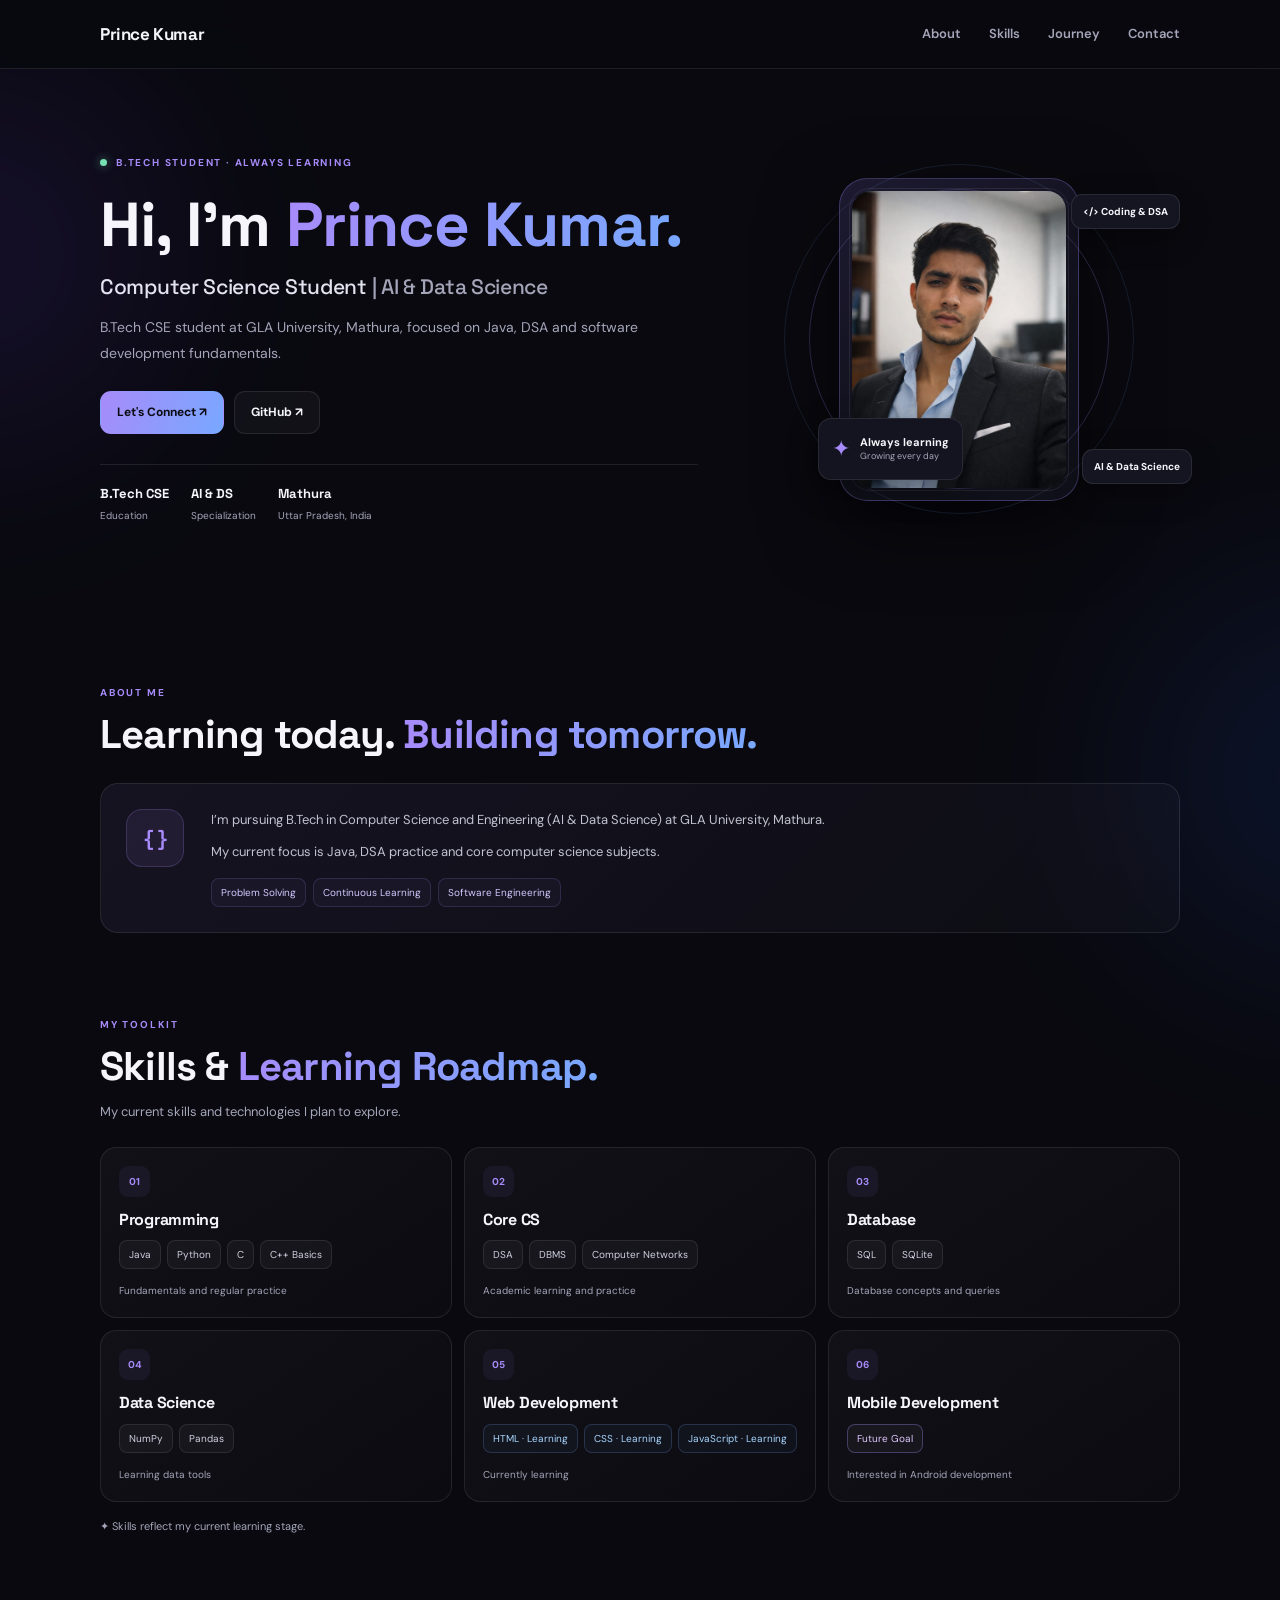
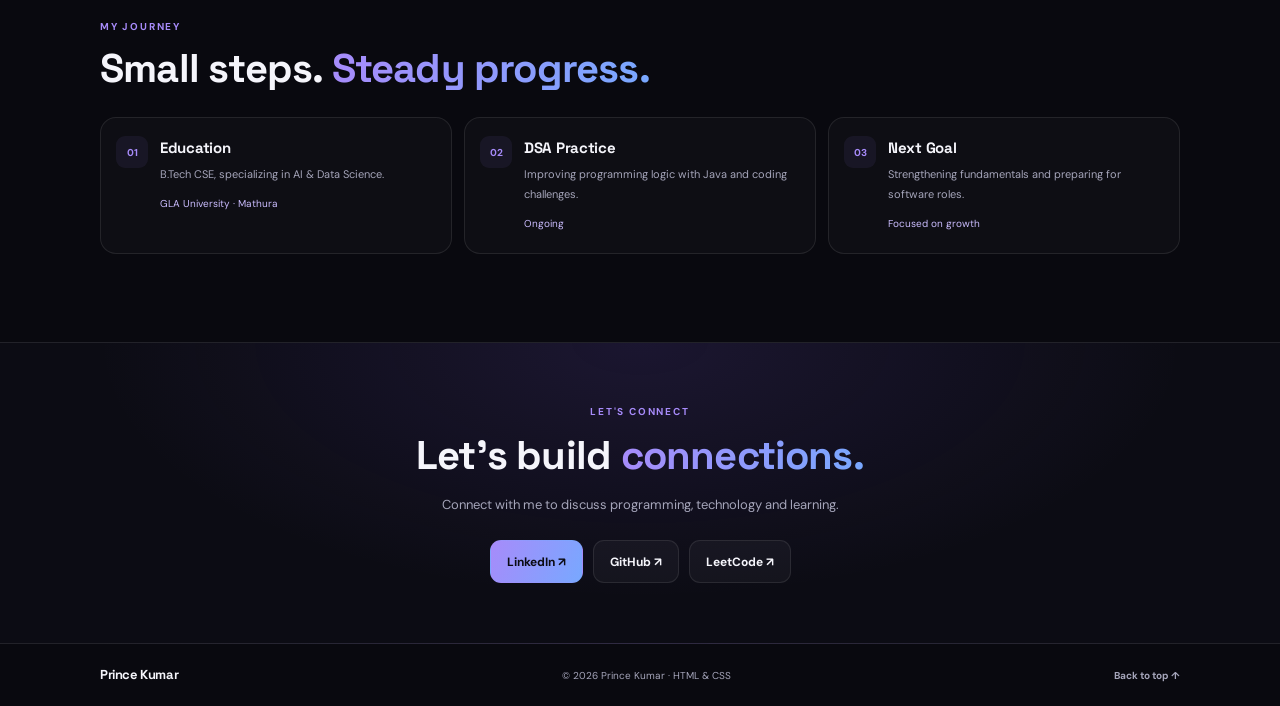
<file: index.html>
<!DOCTYPE html>
<html lang="en">
<head>
  <meta charset="UTF-8">
  <meta name="viewport" content="width=device-width, initial-scale=1.0">

  <meta name="description" content="Prince Kumar, B.Tech CSE (AI & Data Science) student at GLA University, Mathura. Explore programming skills, DSA and learning journey.">
  <meta name="keywords" content="Prince Kumar, GLA University, B.Tech CSE, AI Data Science, Java, Python, SQL, DSA">
  <meta name="author" content="Prince Kumar">
  <meta name="robots" content="index, follow">
  <meta name="theme-color" content="#09090f">

  <link rel="canonical" href="https://princekumar2222.github.io/">
  <meta property="og:title" content="Prince Kumar | GLA University">
  <meta property="og:description" content="B.Tech CSE student specializing in AI & Data Science.">
  <meta property="og:url" content="https://princekumar2222.github.io/">
  <meta property="og:image" content="https://princekumar2222.github.io/profile.jpeg">

  <title>Prince Kumar | B.Tech CSE | GLA University</title>
  <link rel="icon" href="profile.jpeg" type="image/jpeg">
  <link rel="stylesheet" href="style.css">

  <!-- Google Analytics -->
  <script async src="https://www.googletagmanager.com/gtag/js?id=G-G8SBYF4QBN"></script>
  <script>
    window.dataLayer = window.dataLayer || [];
    function gtag(){dataLayer.push(arguments);}
    gtag('js', new Date());
    gtag('config', 'G-G8SBYF4QBN');
  </script>

  <script type="application/ld+json">
  {
    "@context": "https://schema.org",
    "@type": "Person",
    "name": "Prince Kumar",
    "url": "https://princekumar2222.github.io/",
    "sameAs": [
      "https://github.com/princekumar2222",
      "https://www.linkedin.com/in/princekumar2222",
      "https://leetcode.com/u/princekumar2222/"
    ],
    "affiliation": {
      "@type": "CollegeOrUniversity",
      "name": "GLA University"
    },
    "description": "B.Tech CSE student specializing in AI & Data Science."
  }
  </script>
</head>

<body>
  <div class="page-glow glow-one" aria-hidden="true"></div>
  <div class="page-glow glow-two" aria-hidden="true"></div>

  <header class="site-header">
    <nav class="nav container" aria-label="Main navigation">
      <a class="brand" href="#home">Prince Kumar</a>

      <button class="menu-toggle" type="button"
        aria-label="Open navigation" aria-expanded="false">☰</button>

      <div class="nav-links" id="navLinks">
        <a href="#about">About</a>
        <a href="#skills">Skills</a>
        <a href="#journey">Journey</a>
        <a href="#contact">Contact</a>
      </div>
    </nav>
  </header>

  <main>
    <!-- HERO -->
    <section class="hero container" id="home">
      <div class="hero-copy">
        <p class="eyebrow">
          <span class="status-dot"></span>
          B.TECH STUDENT · ALWAYS LEARNING
        </p>

        <h1>Hi, I'm <span>Prince Kumar.</span></h1>

        <h2>Computer Science Student
          <span class="muted">| AI &amp; Data Science</span>
        </h2>

        <p class="hero-description">
          B.Tech CSE student at GLA University, Mathura,
          focused on Java, DSA and software development fundamentals.
        </p>

        <div class="hero-actions">
          <a class="button button-primary" href="#contact">Let's Connect ↗</a>
          <a class="button button-secondary"
             href="https://github.com/princekumar2222"
             target="_blank" rel="noopener noreferrer">GitHub ↗</a>
        </div>

        <div class="quick-facts">
          <div>
            <strong>B.Tech CSE</strong>
            <span>Education</span>
          </div>
          <div>
            <strong>AI &amp; DS</strong>
            <span>Specialization</span>
          </div>
          <div>
            <strong>Mathura</strong>
            <span>Uttar Pradesh, India</span>
          </div>
        </div>
      </div>

      <div class="hero-visual">
        <div class="photo-frame">
          <div class="photo-orbit orbit-a"></div>
          <div class="photo-orbit orbit-b"></div>

          <img src="profile.jpeg"
               alt="Prince Kumar profile photo"
               class="profile-photo"
               fetchpriority="high">

          <div class="photo-caption">
            <span class="caption-mark">✦</span>
            <div>
              <strong>Always learning</strong>
              <small>Growing every day</small>
            </div>
          </div>
        </div>

        <div class="floating-chip chip-top">&lt;/&gt; Coding &amp; DSA</div>
        <div class="floating-chip chip-bottom">AI &amp; Data Science</div>
      </div>
    </section>

    <!-- ABOUT -->
    <section class="section container" id="about">
      <div class="section-heading">
        <p class="eyebrow">ABOUT ME</p>
        <h2>Learning today. <span>Building tomorrow.</span></h2>
      </div>

      <div class="about-panel">
        <div class="about-symbol" aria-hidden="true">{ }</div>
        <div>
          <p>
            I’m pursuing B.Tech in Computer Science and Engineering
            (AI &amp; Data Science) at GLA University, Mathura.
          </p>
          <p>
            My current focus is Java, DSA practice and core computer
            science subjects.
          </p>
          <div class="about-tags">
            <span>Problem Solving</span>
            <span>Continuous Learning</span>
            <span>Software Engineering</span>
          </div>
        </div>
      </div>
    </section>

    <!-- SKILLS -->
    <section class="section container" id="skills">
      <div class="section-heading">
        <p class="eyebrow">MY TOOLKIT</p>
        <h2>Skills &amp; <span>Learning Roadmap.</span></h2>
        <p class="section-intro">
          My current skills and technologies I plan to explore.
        </p>
      </div>

      <div class="skills-grid">
        <article class="skill-card">
          <div class="skill-icon">01</div>
          <h3>Programming</h3>
          <div class="skill-list">
            <span>Java</span>
            <span>Python</span>
            <span>C</span>
            <span>C++ Basics</span>
          </div>
          <p class="skill-note">Fundamentals and regular practice</p>
        </article>

        <article class="skill-card">
          <div class="skill-icon">02</div>
          <h3>Core CS</h3>
          <div class="skill-list">
            <span>DSA</span>
            <span>DBMS</span>
            <span>Computer Networks</span>
          </div>
          <p class="skill-note">Academic learning and practice</p>
        </article>

        <article class="skill-card">
          <div class="skill-icon">03</div>
          <h3>Database</h3>
          <div class="skill-list">
            <span>SQL</span>
            <span>SQLite</span>
          </div>
          <p class="skill-note">Database concepts and queries</p>
        </article>

        <article class="skill-card">
          <div class="skill-icon">04</div>
          <h3>Data Science</h3>
          <div class="skill-list">
            <span>NumPy</span>
            <span>Pandas</span>
          </div>
          <p class="skill-note">Learning data tools</p>
        </article>

        <article class="skill-card learning-card">
          <div class="skill-icon">05</div>
          <h3>Web Development</h3>
          <div class="skill-list">
            <span>HTML · Learning</span>
            <span>CSS · Learning</span>
            <span>JavaScript · Learning</span>
          </div>
          <p class="skill-note">Currently learning</p>
        </article>

        <article class="skill-card future-card">
          <div class="skill-icon">06</div>
          <h3>Mobile Development</h3>
          <div class="skill-list">
            <span>Future Goal</span>
          </div>
          <p class="skill-note">Interested in Android development</p>
        </article>
      </div>

      <p class="honesty-note">
        ✦ Skills reflect my current learning stage.
      </p>
    </section>

    <!-- JOURNEY -->
    <section class="section container" id="journey">
      <div class="section-heading">
        <p class="eyebrow">MY JOURNEY</p>
        <h2>Small steps. <span>Steady progress.</span></h2>
      </div>

      <div class="journey-grid">
        <article class="journey-card">
          <span class="journey-number">01</span>
          <div>
            <h3>Education</h3>
            <p>B.Tech CSE, specializing in AI &amp; Data Science.</p>
            <span class="journey-meta">GLA University · Mathura</span>
          </div>
        </article>

        <article class="journey-card">
          <span class="journey-number">02</span>
          <div>
            <h3>DSA Practice</h3>
            <p>Improving programming logic with Java and coding challenges.</p>
            <span class="journey-meta">Ongoing</span>
          </div>
        </article>

        <article class="journey-card">
          <span class="journey-number">03</span>
          <div>
            <h3>Next Goal</h3>
            <p>Strengthening fundamentals and preparing for software roles.</p>
            <span class="journey-meta">Focused on growth</span>
          </div>
        </article>
      </div>
    </section>

    <!-- CONTACT -->
    <section class="contact-section" id="contact">
      <div class="container contact-inner">
        <p class="eyebrow">LET'S CONNECT</p>
        <h2>Let's build <span>connections.</span></h2>

        <p class="contact-copy">
          Connect with me to discuss programming, technology and learning.
        </p>

        <div class="contact-actions">
          <a class="button button-primary"
             href="https://www.linkedin.com/in/princekumar2222"
             target="_blank" rel="noopener noreferrer">LinkedIn ↗</a>

          <a class="button button-secondary"
             href="https://github.com/princekumar2222"
             target="_blank" rel="noopener noreferrer">GitHub ↗</a>

          <a class="button button-secondary"
             href="https://leetcode.com/u/princekumar2222/"
             target="_blank" rel="noopener noreferrer">LeetCode ↗</a>
        </div>
      </div>
    </section>
  </main>

  <footer class="site-footer">
    <div class="container footer-inner">
      <a class="brand footer-brand" href="#home">Prince Kumar</a>
      <p>© <span id="year"></span> Prince Kumar · HTML &amp; CSS</p>
      <a class="back-top" href="#home">Back to top ↑</a>
    </div>
  </footer>

  <script>
    const menuToggle = document.querySelector('.menu-toggle');
    const navLinks = document.querySelector('.nav-links');

    menuToggle.addEventListener('click', () => {
      const isOpen = navLinks.classList.toggle('is-open');
      menuToggle.setAttribute('aria-expanded', String(isOpen));
      menuToggle.setAttribute(
        'aria-label',
        isOpen ? 'Close navigation' : 'Open navigation'
      );
    });

    navLinks.querySelectorAll('a').forEach(link => {
      link.addEventListener('click', () => {
        navLinks.classList.remove('is-open');
        menuToggle.setAttribute('aria-expanded', 'false');
      });
    });

    document.getElementById('year').textContent =
      new Date().getFullYear();
  </script>
</body>
</html>
</file>
<file: style.css>
@import url('https://fonts.googleapis.com/css2?family=DM+Sans:wght@400;500;600;700&family=Space+Grotesk:wght@400;500;600;700&display=swap');

:root {
  --bg: #09090f;
  --panel: #12121d;
  --text: #f5f5fb;
  --muted: #a5a5ba;
  --purple: #a78bfa;
  --blue: #78a8ff;
  --line: rgba(255,255,255,.09);
  --radius: 18px;
  --max: 1080px;
}

* {
  box-sizing: border-box;
  margin: 0;
  padding: 0;
}

html {
  scroll-behavior: smooth;
  scroll-padding-top: 85px;
}

body {
  font-family: 'DM Sans', sans-serif;
  background: var(--bg);
  color: var(--text);
  line-height: 1.7;
  overflow-x: hidden;
}

a {
  color: inherit;
  text-decoration: none;
}

button {
  font: inherit;
}

.container {
  width: min(var(--max), calc(100% - 40px));
  margin-inline: auto;
}

.page-glow {
  position: absolute;
  width: 350px;
  height: 350px;
  border-radius: 50%;
  filter: blur(110px);
  opacity: .13;
  pointer-events: none;
  z-index: -1;
}

.glow-one {
  background: #7845ff;
  top: 80px;
  left: -200px;
}

.glow-two {
  background: #2867ff;
  top: 600px;
  right: -220px;
}

.site-header {
  position: sticky;
  top: 0;
  z-index: 20;
  background: rgba(9,9,15,.88);
  backdrop-filter: blur(16px);
  border-bottom: 1px solid var(--line);
}

.nav {
  height: 68px;
  display: flex;
  align-items: center;
  justify-content: space-between;
  gap: 20px;
}

.brand {
  font-family: 'Space Grotesk', sans-serif;
  font-weight: 700;
  font-size: 17px;
  letter-spacing: -.4px;
}

.nav-links {
  display: flex;
  align-items: center;
  gap: 28px;
  color: var(--muted);
  font-size: 13px;
  font-weight: 600;
}

.nav-links a,
.back-top {
  transition: color .2s;
}

.nav-links a:hover,
.back-top:hover {
  color: var(--purple);
}

.menu-toggle {
  display: none;
  border: 1px solid var(--line);
  background: var(--panel);
  color: var(--text);
  border-radius: 10px;
  padding: 7px 12px;
  cursor: pointer;
}

/* HERO */

.hero {
  min-height: 550px;
  display: grid;
  grid-template-columns: 1.15fr .85fr;
  align-items: center;
  gap: 40px;
  padding-top: 45px;
  padding-bottom: 55px;
}

.eyebrow {
  color: var(--purple);
  font-size: 10px;
  font-weight: 700;
  letter-spacing: 1.8px;
  text-transform: uppercase;
  display: flex;
  align-items: center;
  gap: 9px;
}

.status-dot {
  width: 7px;
  height: 7px;
  background: #75e0b1;
  border-radius: 50%;
  box-shadow: 0 0 10px #75e0b188;
}

h1, h2, h3 {
  font-family: 'Space Grotesk', sans-serif;
  letter-spacing: -.8px;
  line-height: 1.2;
}

.hero h1 {
  font-size: clamp(38px, 5vw, 62px);
  margin: 17px 0 12px;
}

.hero h1 span,
.section-heading h2 span,
.contact-inner h2 span {
  background: linear-gradient(100deg, var(--purple), var(--blue));
  -webkit-background-clip: text;
  background-clip: text;
  color: transparent;
}

.hero h2 {
  font-size: clamp(16px, 2vw, 21px);
  letter-spacing: -.3px;
  font-weight: 500;
  color: #e3e3ef;
}

.muted {
  color: var(--muted);
}

.hero-description {
  max-width: 540px;
  margin-top: 16px;
  color: var(--muted);
  font-size: 14px;
  line-height: 1.85;
}

.hero-actions,
.contact-actions {
  display: flex;
  gap: 10px;
  flex-wrap: wrap;
  margin-top: 24px;
}

.button {
  min-height: 43px;
  padding: 10px 16px;
  display: inline-flex;
  align-items: center;
  justify-content: center;
  gap: 8px;
  border: 1px solid transparent;
  border-radius: 11px;
  font-size: 12px;
  font-weight: 700;
  cursor: pointer;
  transition: transform .2s, border-color .2s;
}

.button:hover {
  transform: translateY(-2px);
}

.button-primary {
  background: linear-gradient(115deg, var(--purple), var(--blue));
  color: #0b0b13;
}

.button-secondary {
  background: rgba(255,255,255,.035);
  border-color: var(--line);
  color: var(--text);
}

.button-secondary:hover {
  border-color: #a78bfa88;
}

.quick-facts {
  display: flex;
  gap: 22px;
  flex-wrap: wrap;
  margin-top: 30px;
  padding-top: 18px;
  border-top: 1px solid var(--line);
}

.quick-facts div {
  display: flex;
  flex-direction: column;
  gap: 2px;
}

.quick-facts strong {
  font-family: 'Space Grotesk', sans-serif;
  font-size: 13px;
}

.quick-facts span {
  font-size: 10px;
  color: var(--muted);
}

/* PROFILE PHOTO */

.hero-visual {
  position: relative;
  display: grid;
  place-items: center;
  min-height: 340px;
}

.photo-frame {
  position: relative;
  width: min(240px, 62vw);
  aspect-ratio: 4 / 5;
  display: grid;
  place-items: center;
  border-radius: 28px;
  background: linear-gradient(145deg, #1d1a31, #10101a 62%);
  border: 1px solid rgba(167,139,250,.28);
  box-shadow: 0 25px 75px #0008;
  isolation: isolate;
}

.photo-frame::before {
  content: '';
  position: absolute;
  inset: 9px;
  border: 1px solid rgba(255,255,255,.08);
  border-radius: 21px;
  z-index: -1;
}

.profile-photo {
  width: calc(100% - 24px);
  height: calc(100% - 24px);
  object-fit: cover;
  object-position: center;
  border-radius: 19px;
  background: #202033;
}

.photo-orbit {
  position: absolute;
  border: 1px solid rgba(167,139,250,.22);
  border-radius: 50%;
  z-index: -2;
  pointer-events: none;
}

.orbit-a {
  width: 300px;
  height: 300px;
}

.orbit-b {
  width: 350px;
  height: 350px;
  border-color: rgba(120,168,255,.12);
}

.photo-caption {
  position: absolute;
  left: -22px;
  bottom: 20px;
  display: flex;
  align-items: center;
  gap: 10px;
  padding: 11px 13px;
  background: #141420;
  border: 1px solid var(--line);
  border-radius: 13px;
  box-shadow: 0 10px 30px #0006;
}

.caption-mark {
  font-size: 22px;
  color: var(--purple);
}

.photo-caption div {
  display: flex;
  flex-direction: column;
  line-height: 1.5;
}

.photo-caption strong {
  font-size: 11px;
}

.photo-caption small {
  font-size: 9px;
  color: var(--muted);
}

.floating-chip {
  position: absolute;
  padding: 8px 11px;
  background: #151522;
  border: 1px solid var(--line);
  border-radius: 11px;
  box-shadow: 0 10px 30px #0005;
  font-size: 10px;
  font-weight: 700;
}

.chip-top {
  top: 25px;
  right: 0;
}

.chip-bottom {
  bottom: 25px;
  right: -12px;
}

/* COMMON SECTIONS */

.section {
  padding-top: 65px;
  padding-bottom: 18px;
}

.section-heading {
  margin-bottom: 24px;
}

.section-heading h2,
.contact-inner h2 {
  font-size: clamp(28px, 3.5vw, 40px);
  margin-top: 10px;
}

.section-intro {
  color: var(--muted);
  margin-top: 10px;
  font-size: 13px;
}

/* ABOUT CARD */

.about-panel {
  display: grid;
  grid-template-columns: 65px 1fr;
  gap: 20px;
  padding: 25px;
  border-radius: var(--radius);
  border: 1px solid var(--line);
  background: linear-gradient(135deg, rgba(167,139,250,.08), rgba(255,255,255,.02));
}

.about-symbol {
  width: 58px;
  height: 58px;
  border-radius: 16px;
  display: grid;
  place-items: center;
  background: #a78bfa16;
  border: 1px solid #a78bfa35;
  color: var(--purple);
  font: 700 20px 'Space Grotesk', sans-serif;
}

.about-panel p {
  color: #c2c2d2;
  font-size: 13px;
  margin-bottom: 10px;
}

.about-tags,
.skill-list {
  display: flex;
  flex-wrap: wrap;
  gap: 7px;
}

.about-tags {
  margin-top: 15px;
}

.about-tags span,
.skill-list span {
  font-size: 10px;
  color: #d4c8ff;
  border: 1px solid #a78bfa2b;
  background: #a78bfa0b;
  border-radius: 8px;
  padding: 5px 9px;
}

/* SKILL CARDS */

.skills-grid {
  display: grid;
  grid-template-columns: repeat(3, minmax(0, 1fr));
  gap: 12px;
}

.skill-card {
  min-width: 0;
  min-height: 170px;
  padding: 18px;
  border: 1px solid var(--line);
  border-radius: 16px;
  background: linear-gradient(145deg, rgba(255,255,255,.035), rgba(255,255,255,.012));
  transition: transform .2s, border-color .2s;
}

.skill-card:hover,
.journey-card:hover {
  transform: translateY(-3px);
  border-color: #a78bfa55;
}

.skill-icon {
  width: 31px;
  height: 31px;
  border-radius: 9px;
  display: grid;
  place-items: center;
  background: #a78bfa13;
  color: var(--purple);
  font-size: 10px;
  font-weight: 700;
}

.skill-card h3 {
  font-size: 16px;
  letter-spacing: -.3px;
  margin: 13px 0 11px;
}

.skill-list {
  gap: 6px;
}

.skill-list span {
  color: #d0d0e1;
  background: rgba(255,255,255,.035);
  border-color: var(--line);
  overflow-wrap: anywhere;
}

.learning-card .skill-list span {
  color: #a9d7ff;
  border-color: #78a8ff35;
  background: #78a8ff0b;
}

.future-card .skill-list span {
  color: #e0c7ff;
  border-color: #a78bfa55;
}

.skill-note {
  color: var(--muted);
  font-size: 10px;
  margin-top: 13px;
}

.honesty-note {
  margin-top: 15px;
  color: var(--muted);
  font-size: 11px;
}

/* JOURNEY CARDS */

.journey-grid {
  display: grid;
  grid-template-columns: repeat(3, minmax(0, 1fr));
  gap: 12px;
}

.journey-card {
  display: flex;
  gap: 12px;
  padding: 18px 15px;
  border: 1px solid var(--line);
  border-radius: 16px;
  background: rgba(255,255,255,.025);
  transition: transform .2s, border-color .2s;
}

.journey-number {
  flex: 0 0 32px;
  width: 32px;
  height: 32px;
  display: grid;
  place-items: center;
  border-radius: 9px;
  background: #a78bfa13;
  color: var(--purple);
  font-size: 10px;
  font-weight: 700;
}

.journey-card h3 {
  font-size: 15px;
  letter-spacing: -.3px;
  margin: 3px 0 8px;
}

.journey-card p {
  font-size: 11px;
  color: var(--muted);
  line-height: 1.8;
}

.journey-meta {
  display: inline-block;
  margin-top: 10px;
  font-size: 10px;
  color: #cbbdff;
}

/* CONTACT */

.contact-section {
  margin-top: 70px;
  padding: 60px 0;
  background: radial-gradient(ellipse at 50% 0%, rgba(119,83,221,.14), transparent 60%), #0c0c14;
  border-top: 1px solid var(--line);
  border-bottom: 1px solid var(--line);
}

.contact-inner {
  text-align: center;
}

.contact-inner .eyebrow {
  justify-content: center;
}

.contact-inner h2 {
  max-width: 700px;
  margin: 12px auto;
}

.contact-copy {
  max-width: 560px;
  margin: 14px auto 0;
  color: var(--muted);
  font-size: 13px;
}

.contact-actions {
  justify-content: center;
  margin-top: 24px;
}

/* FOOTER */

.site-footer {
  padding: 20px 0;
}

.footer-inner {
  display: flex;
  align-items: center;
  justify-content: space-between;
  gap: 15px;
}

.footer-brand {
  font-size: 13px;
}

.footer-inner p,
.back-top {
  font-size: 10px;
  color: var(--muted);
}

.back-top {
  font-weight: 700;
}

/* TABLET */

@media (max-width: 850px) {
  .hero {
    gap: 24px;
    grid-template-columns: 1fr .8fr;
  }

  .hero h1 {
    font-size: clamp(36px, 5vw, 52px);
  }

  .skills-grid {
    grid-template-columns: repeat(2, minmax(0, 1fr));
  }

  .journey-grid {
    grid-template-columns: 1fr;
  }
}

/* MOBILE */

@media (max-width: 620px) {
  .container {
    width: min(var(--max), calc(100% - 30px));
  }

  .nav {
    height: 62px;
  }

  .brand {
    font-size: 15px;
  }

  .menu-toggle {
    display: block;
  }

  .nav-links {
    display: none;
    position: absolute;
    top: 61px;
    left: 15px;
    right: 15px;
    padding: 12px;
    background: #11111b;
    border: 1px solid var(--line);
    border-radius: 14px;
    flex-direction: column;
    align-items: stretch;
    gap: 0;
  }

  .nav-links.is-open {
    display: flex;
  }

  .nav-links a {
    padding: 10px 8px;
  }

  .hero {
    grid-template-columns: 1fr;
    gap: 20px;
    padding-top: 40px;
    padding-bottom: 40px;
  }

  .hero h1 {
    font-size: clamp(38px, 11vw, 54px);
  }

  .hero h2 {
    font-size: 17px;
  }

  .hero-description {
    font-size: 13px;
  }

  .quick-facts {
    gap: 16px;
    margin-top: 25px;
  }

  .hero-visual {
    min-height: 290px;
    margin: 0 12px;
  }

  .photo-frame {
    width: min(215px, 62vw);
  }

  .orbit-a {
    width: 260px;
    height: 260px;
  }

  .orbit-b {
    width: 305px;
    height: 305px;
  }

  .photo-caption {
    left: -8px;
    bottom: 15px;
    padding: 9px 10px;
  }

  .chip-top {
    right: -4px;
    top: 18px;
  }

  .chip-bottom {
    right: -5px;
    bottom: 18px;
  }

  .section {
    padding-top: 48px;
  }

  .section-heading h2,
  .contact-inner h2 {
    font-size: 29px;
  }

  .about-panel {
    grid-template-columns: 1fr;
    padding: 20px;
    gap: 14px;
  }

  .skills-grid {
    grid-template-columns: 1fr;
  }

  .skill-card {
    min-height: 0;
  }

  .journey-card {
    padding: 16px;
  }

  .contact-section {
    margin-top: 50px;
    padding: 45px 0;
  }

  .contact-actions {
    gap: 8px;
  }

  .button {
    font-size: 11px;
    padding: 10px 12px;
  }

  .footer-inner {
    flex-wrap: wrap;
  }

  .footer-inner p {
    order: 3;
    flex-basis: 100%;
  }
}

@media (prefers-reduced-motion: reduce) {
  *,
  *::before,
  *::after {
    scroll-behavior: auto !important;
    transition: none !important;
  }
}
</file>
